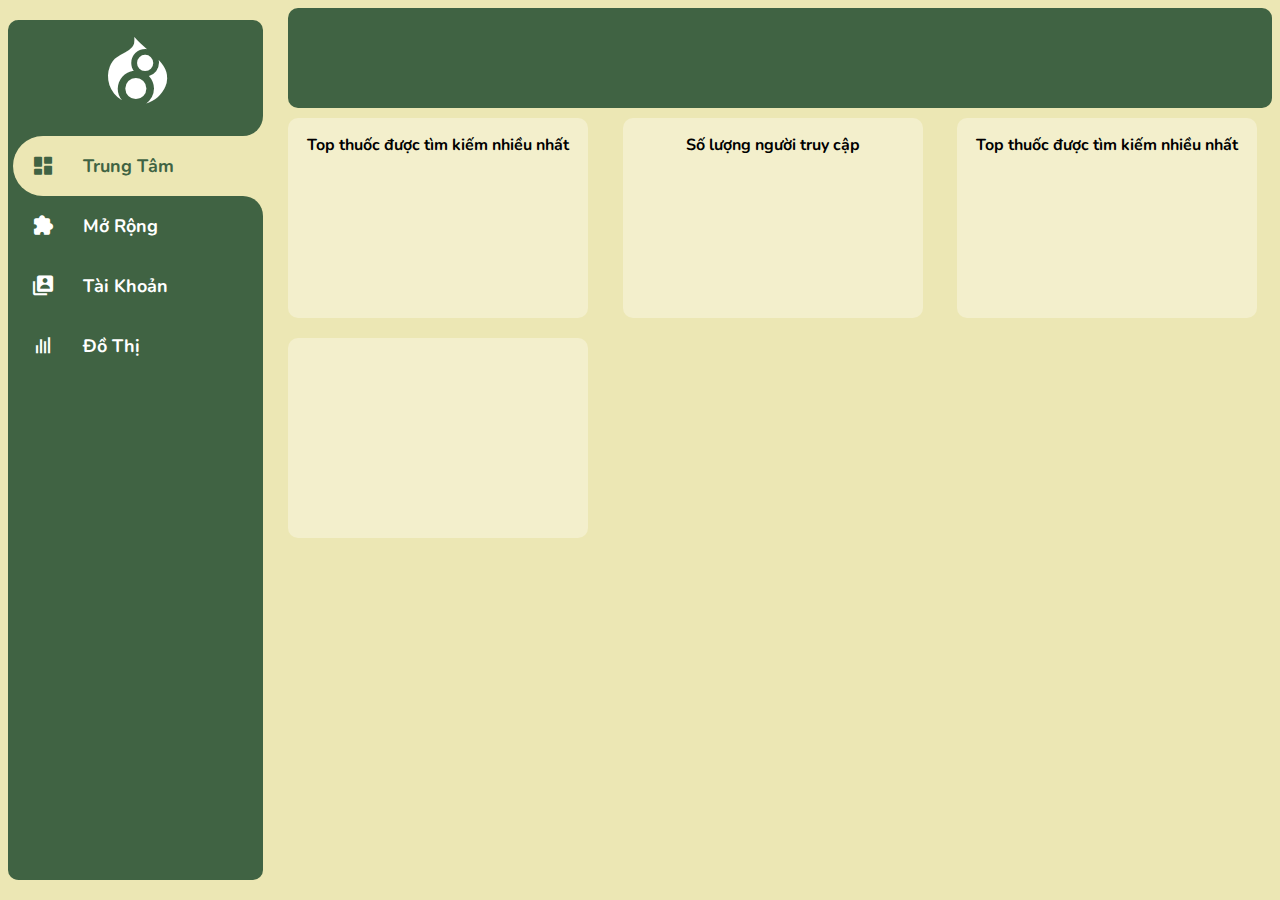
<file: Dashboard-drugs-infor/dashboard-extention.html>
<!DOCTYPE html>
<html lang="en">
<head>
    <meta charset="UTF-8">
    <meta http-equiv="X-UA-Compatible" content="IE=edge">
    <meta name="viewport" content="width=device-width, initial-scale=1.0">
    <title>Thuốc</title>
    <link href='https://unpkg.com/boxicons@2.0.9/css/boxicons.min.css' rel='stylesheet'>
    <link rel="stylesheet" href="/Dashboard-drugs-infor/dashboard.css">

</head>
<body>

    <!-- side-bar -->
    <div class="side-bar">
        <div class="logo-name">
            <i class='bx bxl-drupal'></i>
            <!-- <span>
                Thuốc
            </span> -->
        </div>
        <!-- <div class="toggle">
            <i class='bx bx-menu-alt-right'></i>
        </div>  -->
        <div class="list-side-items">
            <ul>
                <li class="list active">
                    <b></b>
                    <b></b>
                    <a href="#">
                        <span class="icon"><i class='bx bxs-dashboard'></i></span>
                        <span class="title">Trung Tâm</span>
                    </a>
                </li>
                <li class="list">
                    <b></b>
                    <b></b>
                    <a href="#">
                        <span class="icon"><i class='bx bxs-extension'></i></span>
                        <span class="title">Mở Rộng</span>
                    </a>
                </li>
                <li class="list">
                    <b></b>
                    <b></b>
                    <a href="#">
                        <span class="icon"><i class='bx bxs-user-account' ></i></span>
                        <span class="title">Tài Khoản</span>
                    </a>
                </li>
                <li class="list">
                    <b></b>
                    <b></b>
                    <a href="#">
                        <span class="icon"><i class='bx bx-bar-chart'></i></span>
                        <span class="title">Đồ Thị</span>
                    </a>
                </li>
            </ul>
        </div>
    </div>

    <!-- main -->
    <div class="main">

        <!-- header -->
        <div class="header">
            <div class="header-items">
            </div>
        </div>

        <!-- content -->
        <div class="content">
            <div class="top-5-trend-search">
                <div class="box-title">
                    <p>
                        Top thuốc được tìm kiếm nhiều nhất
                    </p>
                </div>
            </div>
            <div class="user-access">
                <div class="box-title">
                    <p>
                        Số lượng người truy cập
                    </p>
                </div>
            </div>
            <div class="top-5-trend-search">
                <div class="box-title">
                    <p>
                        Top thuốc được tìm kiếm nhiều nhất
                    </p>
                </div>
            </div>
            <div class="user-access">
                <div class="box-title">
                    <figure class="highcharts-figure">
                        <div id="container"></div>
                    </figure>
                    
                </div>
            </div>
        </div>

</body>
</html>
</file>
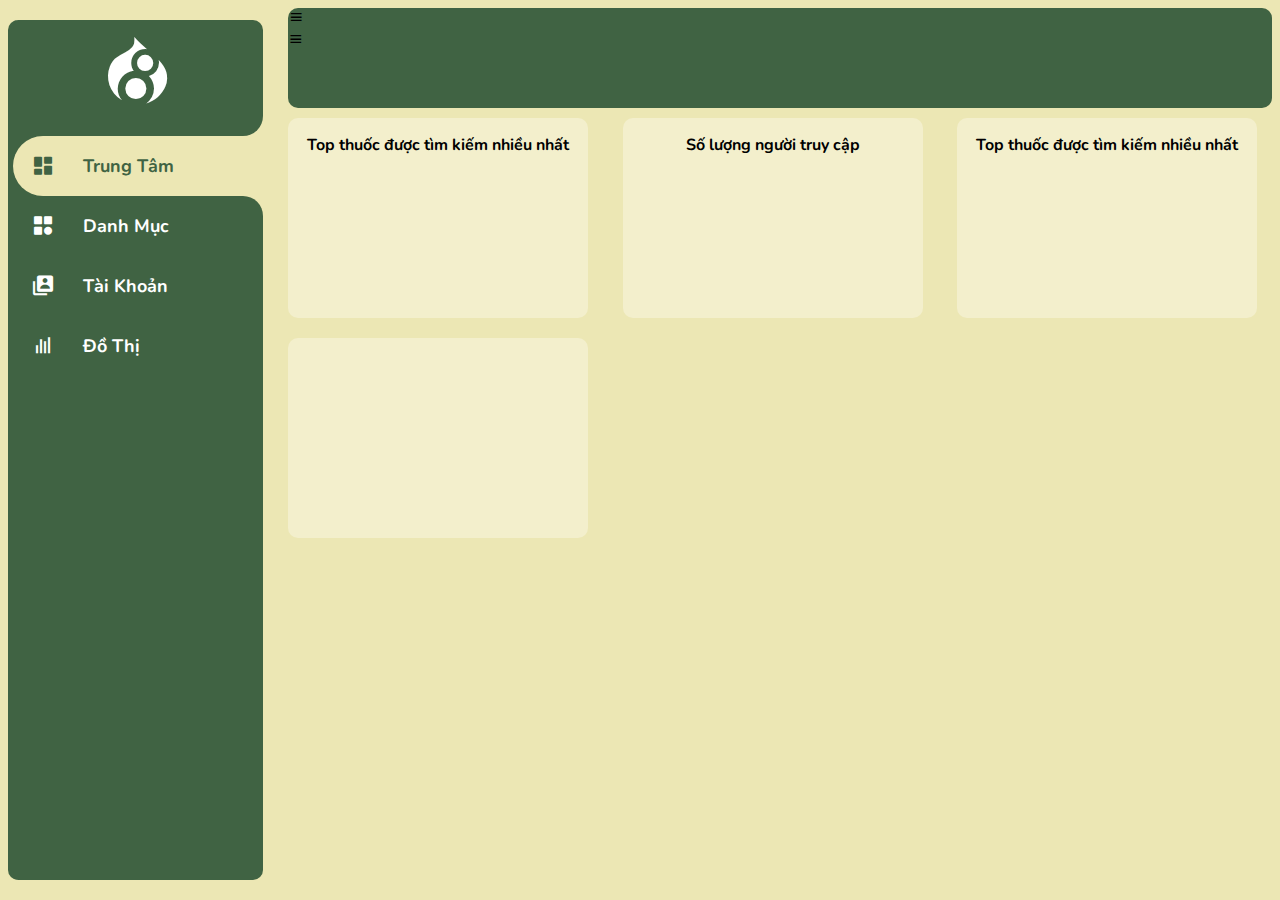
<file: Dashboard-drugs-infor/dashboard.html>
<!DOCTYPE html>
<html lang="en">
<head>
    <meta charset="UTF-8">
    <meta http-equiv="X-UA-Compatible" content="IE=edge">
    <meta name="viewport" content="width=device-width, initial-scale=1.0">
    <title>Thuốc</title>
    <link href='https://unpkg.com/boxicons@2.0.9/css/boxicons.min.css' rel='stylesheet'>
    <link rel="stylesheet" href="/Dashboard-drugs-infor/dashboard.css">

</head>
<body>

    <!-- side-bar -->
    <div class="side-bar">
        <div class="logo-name">
            <i class='bx bxl-drupal'></i>
            <!-- <span>
                Thuốc
            </span> -->
        </div>
        <!-- <div class="toggle">
            <i class='bx bx-menu-alt-right'></i>
        </div>  -->
        <div class="list-side-items">
            <ul>
                <li class="list active">
                    <b></b>
                    <b></b>
                    <a href="/Dashboard-drugs-infor/dashboard.html">
                        <span class="icon"><i class='bx bxs-dashboard'></i></span>
                        <span class="title">Trung Tâm</span>
                    </a>
                </li>
                <li class="list">
                    <b></b>
                    <b></b>
                    <a href="/Dashboard-drugs-infor/dashboard-category.html">
                        <span class="icon"><i class='bx bxs-category'></i></span>
                        <span class="title">Danh Mục</span>
                    </a>
                </li>
                <li class="list">
                    <b></b>
                    <b></b>
                    <a href="/Dashboard-drugs-infor/dashboard-accounts.html">
                        <span class="icon"><i class='bx bxs-user-account' ></i></span>
                        <span class="title">Tài Khoản</span>
                    </a>
                </li>
                <li class="list">
                    <b></b>
                    <b></b>
                    <a href="/Dashboard-drugs-infor/dashboard-chart.html">
                        <span class="icon"><i class='bx bx-bar-chart'></i></span>
                        <span class="title">Đồ Thị</span>
                    </a>
                </li>
            </ul>
        </div>
    </div>

    <!-- main -->
    <div class="main">

        <!-- header -->
        <div class="header">
            <div class="toggle">
                <i class='bx bx-menu'></i>
            </div>
            <div class="toggle spin">
                <i class='bx bx-menu bx-tada bx-flip-horizontal'></i>
            </div>
        </div>


        <!-- content -->
        <div class="content">
            <div class="top-5-trend-search">
                <div class="box-title">
                    <p>
                        Top thuốc được tìm kiếm nhiều nhất
                    </p>
                </div>
            </div>
            <div class="user-access">
                <div class="box-title">
                    <p>
                        Số lượng người truy cập
                    </p>
                </div>
            </div>
            <div class="top-5-trend-search">
                <div class="box-title">
                    <p>
                        Top thuốc được tìm kiếm nhiều nhất
                    </p>
                </div>
            </div>
            <div class="user-access">
                <div class="box-title">
                    <figure class="highcharts-figure">
                        <div id="container"></div>
                    </figure>
                    
                </div>
            </div>
        </div>
        <script src="/Dashboard-drugs-infor/dashboard.js"></script>
</body>
</html>
</file>
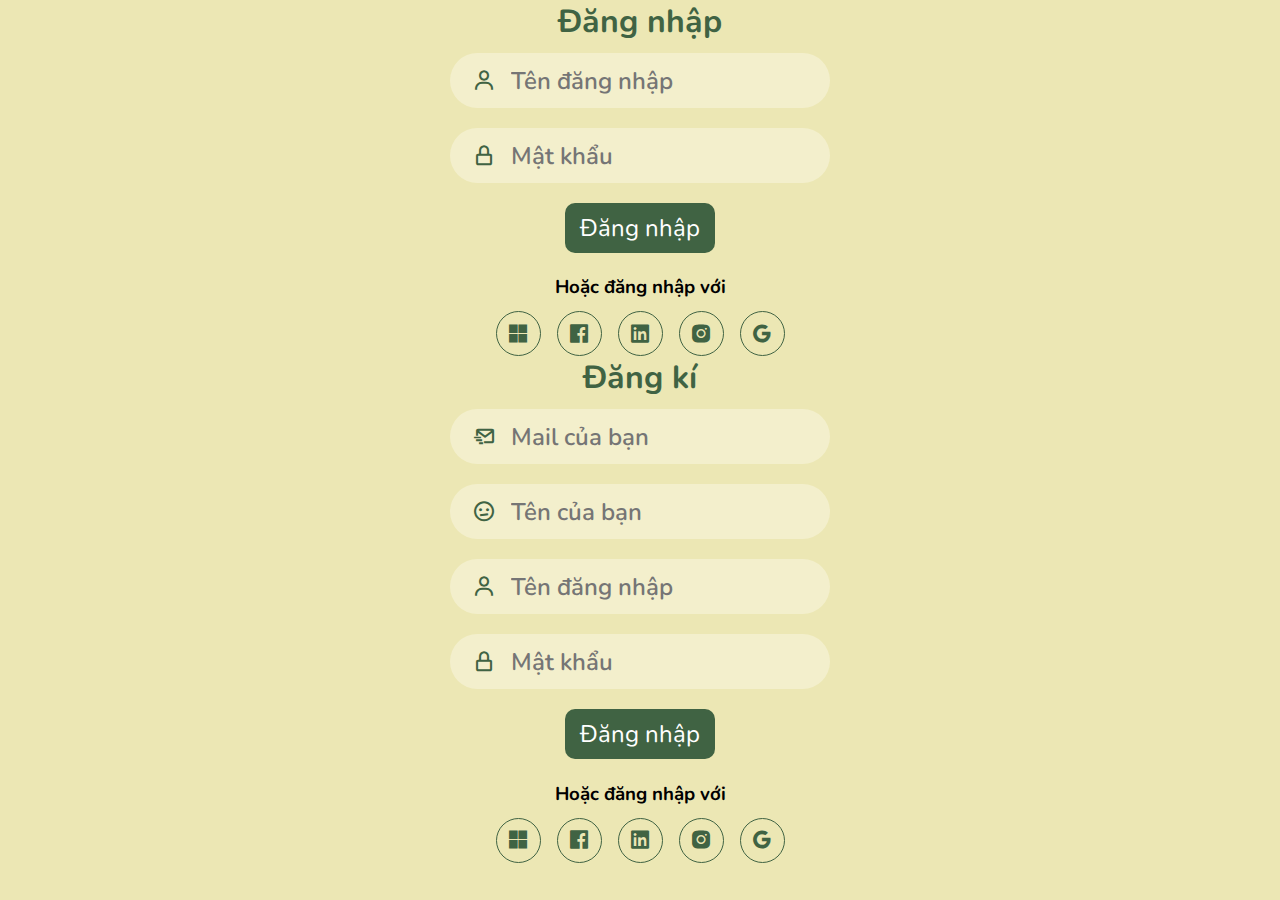
<file: Dashboard-drugs-infor/login.html>
<!DOCTYPE html>
<html lang="en">
<head>
    <meta charset="UTF-8">
    <meta http-equiv="X-UA-Compatible" content="IE=edge">
    <meta name="viewport" content="width=device-width, initial-scale=1.0">
    <link rel="stylesheet" href="/Dashboard-drugs-infor/login.css">
    <link href='https://unpkg.com/boxicons@2.0.9/css/boxicons.min.css' rel='stylesheet'>
    <title>Thuốc - Đăng nhập</title>
</head>
<body>
    <div class="login-ultimate-layout">
      <div class="form-container">
        <div class="sign-in">
          <form action="#" class="signin-form">
            <h2 class="title">
              Đăng nhập
            </h2>
            <div class="input-field">
              <i class='bx bx-user'></i>
              <input type="text" placeholder="Tên đăng nhập">
            </div>  
            <div class="input-field">
              <i class='bx bx-lock-alt'></i>  
            <input type="password" placeholder="Mật khẩu">
            </div>  
            <input class="btn" type="submit" value="Đăng nhập">
              <h3 class="or">
                 Hoặc đăng nhập với
              </h3>
            <div class="social-icon">
                <a href="#">
                  <i class='bx bxl-microsoft'></i>
                </a>
                <a href="#">
                  <i class='bx bxl-facebook-square'></i>
                </a>
                <a href="#">
                  <i class='bx bxl-linkedin-square'></i>
                </a>
                <a href="#">
                  <i class='bx bxl-instagram-alt'></i>
                </a>
                <a href="#">
                  <i class='bx bxl-google'></i>
                </a>
            </div>
          </form>
        </div>
        <div class="sign-up">
          <form action="#" class="signup-form">
            <h2 class="title">
              Đăng kí
            </h2>
            <div class="input-field">
              <i class='bx bx-mail-send'></i>
              <input type="email" placeholder="Mail của bạn">
            </div>  
            <div class="input-field">
              <i class='bx bx-confused'></i>
              <input type="text" placeholder="Tên của bạn">
            </div>  
            <div class="input-field">
              <i class='bx bx-user'></i>
              <input type="text" placeholder="Tên đăng nhập">
            </div>  
            <div class="input-field">
              <i class='bx bx-lock-alt'></i>  
            <input type="password" placeholder="Mật khẩu">
            </div>  
            <input class="btn" type="submit" value="Đăng nhập">
              <h3 class="or">
                 Hoặc đăng nhập với
              </h3>
            <div class="social-icon">
                <a href="#">
                  <i class='bx bxl-microsoft'></i>
                </a>
                <a href="#">
                  <i class='bx bxl-facebook-square'></i>
                </a>
                <a href="#">
                  <i class='bx bxl-linkedin-square'></i>
                </a>
                <a href="#">
                  <i class='bx bxl-instagram-alt'></i>
                </a>
                <a href="#">
                  <i class='bx bxl-google'></i>
                </a>
            </div>
          </form>
        </div>
      </div>   
    </div>
</body>
</html>
</file>
<file: Dashboard-drugs-infor/dashboard.css>
@import url('https://fonts.googleapis.com/css2?family=Nunito:wght@200&display=swap');



/* variables */
:root{
    --color-main: #C6D57E;
    --color-main-2: #D57E7E;
    --color-main-3: #A2CDCD;
    --color-main-4: #FFE1AF;
    --color-black: #000000;
    --color-white: #ffff;
    --color-new-1:#32502E;
    --color-new-2:#406343;
    --color-new-3:#ECE7B4;
    --color-new-4:#F3EFCC;
}



/* body */
body{
    font-family: 'Nunito', sans-serif;
    background-color: var(--color-new-3);
    /* padding: 0; */
    /* background-color: #FFE1AF; */
}



/* side-bar */
.side-bar{
    position: fixed;
    top: 20px;
    /* left: 20px; */
    bottom: 20px;
    width: 250px;
    border-radius: 10px;
    border-left: 5px solid #406343 ;
    background: var(--color-new-2);
    transition: width 0.5s;
}
.logo-name{
    display: flex;
    color: var(--color-white);
    padding: 10px;
    justify-content: center;
    align-items: center;
}
    
.side-bar .logo-name i{
    font-size: 5em;
}
.side-bar .logo-name span{
    font-weight: bold;
    font-size: x-large;
}
.side-bar ul{
    position: absolute;
    left: 0;
    width: 100%;
    padding-left: 0px;
}
.side-bar ul li b:nth-child(1){
    position: absolute;
    top: -20px;
    height: 20px;
    width: 100%;
    background: var(--color-new-3);
    display: none;
}
.side-bar ul li b:nth-child(1)::before{
    content: '';
    position: absolute;
    top: 0;
    left: 0;
    width: 100%;
    height: 100%;
    background: var(--color-new-2);
    border-bottom-right-radius: 50px;
}
.side-bar ul li b:nth-child(2){
    position: absolute;
    bottom: -20px;
    height: 20px;
    width: 100%;
    background: var(--color-new-3);
    display: none;
}
.side-bar ul li b:nth-child(2)::before{
    content: '';
    position: absolute;
    top: 0;
    left: 0;
    width: 100%;
    height: 100%;
    background: var(--color-new-2);
    border-top-right-radius: 50px;
}
.side-bar ul li.active b:nth-child(1),
.side-bar ul li.active b:nth-child(2){
    display: block;
}

.side-bar ul li{
    list-style: none;
    position: relative;
    width: 100%;
}
.side-bar ul li a{
    position: relative;
    display: block;
    width: 100%;
    display: flex;
    text-decoration: none;
    color: var(--color-white);
}
.side-bar ul li a .icon{
    position: relative;
    display: block;
    min-width: 60px;
    height: 60px;
    line-height: 70px;
    text-align: center;
}
.side-bar ul li a .icon i{
    font-size: 1.5em;
}
.side-bar ul li a .title{
    position: relative;
    display: block;
    padding-left: 10px;
    height: 60px;
    line-height: 60px;
    white-space: normal;
    font-weight: bold;
    font-size: large;
    text-align: start;
}
.side-bar .active{
    background-color: var(--color-new-3);
    border-bottom-left-radius: 30px;
    border-top-left-radius: 30px;
}
.side-bar .active a{
    color: var(--color-new-2);
}
.side-bar ul .toggle{
    color: #C6D57E;
    background-color: white;
    font-size: 3em;   
}



/* main-content-footer-boxes-header */
.main{
    margin-left: 280px;   
}
.header{
    height: 100px;
    background-color: var(--color-new-2);
    border-radius: 10px;
}
/* .spin{
    font-size: 3em;
    color: var(--color-new-3);
    padding: 20px;
    position: absolute;
    display: none;
}
.toggle{
    font-size: 3em;
    color: var(--color-new-3);
    padding: 20px;
    position: absolute;
    transition: 1.5s;
}
.toggle:hover{
    display: none;
}
.spin:hover{
    font-size: 3em;
    color: var(--color-new-3);
    padding: 20px;
    position: absolute;
} */



/* content-main */
.content{
    padding: 10px 0;
    margin: 0;
    display: grid;
    grid-template-columns: repeat(3 ,1fr);
    grid-gap: 20px;
}
.top-5-trend-search{
    width: 300px;
    height: 200px;
    background-color: var(--color-new-4);
    border-radius: 10px;
}
.box-title{
    width: 100%;
    height: 150px;
}
.top-5-trend-search .box-title p{
    text-align: center;
    font-weight: bold;
    font-size: medium;
}
.user-access{
    width: 300px;
    height: 200px;
    background-color: var(--color-new-4);
    border-radius: 10px;
}
.user-access .box-title p{
    font-size: medium;
    font-weight: bold;
    text-align: center;
}



/* content-chart */
.content-chart{
    padding: 0;
    margin: 0;
}
/* .chart{
    width: 100%;
    height: 100%;
} */
/* highcharts */
/* bar */
#container-bar, #container-pie{
    border-radius: 20px;
    width: 100%;
}
.highcharts-figure, .highcharts-data-table table {
    min-width: 310px; 
    max-width: 800px;
    margin: 1em auto;
}
#container {
    height: 400px;
}
.highcharts-data-table table {
	font-family: 'Nunito', sans-serif;
	border-collapse: collapse;
	border: 1px solid #EBEBEB;
	margin: 10px auto;
	text-align: center;
	width: 100%;
	max-width: 500px;
}
.highcharts-data-table caption {
    padding: 1em 0;
    font-size: 1.2em;
    color: #555;
}
.highcharts-data-table th {
	font-weight: 600;
    padding: 0.5em;
}
.highcharts-data-table td, .highcharts-data-table th, .highcharts-data-table caption {
    padding: 0.5em;
}
.highcharts-data-table thead tr, .highcharts-data-table tr:nth-child(even) {
    background: #f8f8f8;
}
.highcharts-data-table tr:hover {
    background: #f1f7ff;
}
/* pie */
.highcharts-figure, .highcharts-data-table table {
    min-width: 320px; 
    max-width: 800px;
    margin: 1em auto;
}

.highcharts-data-table table {
	font-family: 'Nunito', sans-serif;
	border-collapse: collapse;
	border: 1px solid #EBEBEB;
	margin: 10px auto;
	text-align: center;
	width: 100%;
	max-width: 500px;
}
.highcharts-data-table caption {
    padding: 1em 0;
    font-size: 1.2em;
    color: #555;
}
.highcharts-data-table th {
	font-weight: 600;
    padding: 0.5em;
}
.highcharts-data-table td, .highcharts-data-table th, .highcharts-data-table caption {
    padding: 0.5em;
}
.highcharts-data-table thead tr, .highcharts-data-table tr:nth-child(even) {
    background: #f8f8f8;
}
.highcharts-data-table tr:hover {
    background: #f1f7ff;
}
input[type="number"] {
	min-width: 50px;
}



/* content-category */
.tb-drugs{
    border-collapse: collapse;
    width: 100%;
    border: 1px solid black;
}
th{
    font-weight: bold;
    font-size: large;
}
th,td{
    text-align: center;
    padding: 5px;
}
tr:nth-child(even){
    background-color: var(--color-main-3);
}
</file>
<file: Dashboard-drugs-infor/login.css>
@import url('https://fonts.googleapis.com/css2?family=Nunito:wght@200&display=swap');


/* variables */
:root{
    --color-main: #C6D57E;
    --color-main-2: #D57E7E;
    --color-main-3: #A2CDCD;
    --color-main-4: #FFE1AF;
    --color-black: #000000;
    --color-white: #ffff;
    --color-new-1:#32502E;
    --color-new-2:#406343;
    --color-new-3:#ECE7B4;
    --color-new-4:#F3EFCC;
}

/* all */
*{
    margin: 0;
    padding: 0;
    box-sizing: border-box;
}
/* body */
body,input{
    font-family: 'Nunito', sans-serif;
    background-color: var(--color-new-3);
    /* padding: 0; */
    /* background-color: #FFE1AF; */
}
.login-ultimate-layout{
    position: absolute;
    width: 100%;
    min-height: 100vh;
    overflow: hidden;
}
.form-container{
    position: absolute;
    width: 100%;
    height: 100%;
    top: 0;
    left: 0;
}
form{
    display: flex;
    flex-direction: column;
    justify-content: center;
    align-items: center;
}
.title{
    font-size: 2em;
    color: var(--color-new-2);
}
.input-field{
    width: 100%;
    max-width: 380px;
    height: 55px;
    margin: 10px 0;
    border-radius: 55px;
    background-color: var(--color-new-4);
    display: grid;
    grid-template-columns: 15% 85%;
    padding: 0 0.4rem;
    position: relative;
}
.input-field i{
    text-align: center;
    line-height: 55px;
    color: var(--color-new-2);
    /* background-color: var(--color-new-2); */
    font-size: 1.5rem;
}
.input-field input{
    background: none;
    outline: none;
    line-height: none;
    border: none;
    font-weight: 600;
    font-size: 1.5rem;
    color: var(--color-new-2);
}
.btn{
    width: 150px;
    height: 50px;
    border-radius: 10px;
    outline: none;
    border: none;
    color: var(--color-white);
    background-color: var(--color-new-2);
    font-size: 1.5rem;
    margin: 10px 0;
    transition: all 0.5s;
}
.btn:hover{
    background-color: var(--color-new-1);
    color: var(--color-white);
}
.or{
    padding: 0.7rem 0;
}
.social-icon{
    display: flex;
    justify-content: center;
}
.social-icon a{
    width: 45px;
    height: 45px;
    display: flex;
    justify-content: center;
    align-items: center;
    text-decoration: none;
    border: 1px solid #406343;
    margin: 0 0.5rem;
    border-radius: 50%;
    color: var(--color-new-2);
    transition: all 0.5s;
}
.social-icon a:hover{
    background-color: var(--color-new-2);
    color: var(--color-white);
}
.social-icon a i{
    font-size: 1.5rem;
}
</file>
